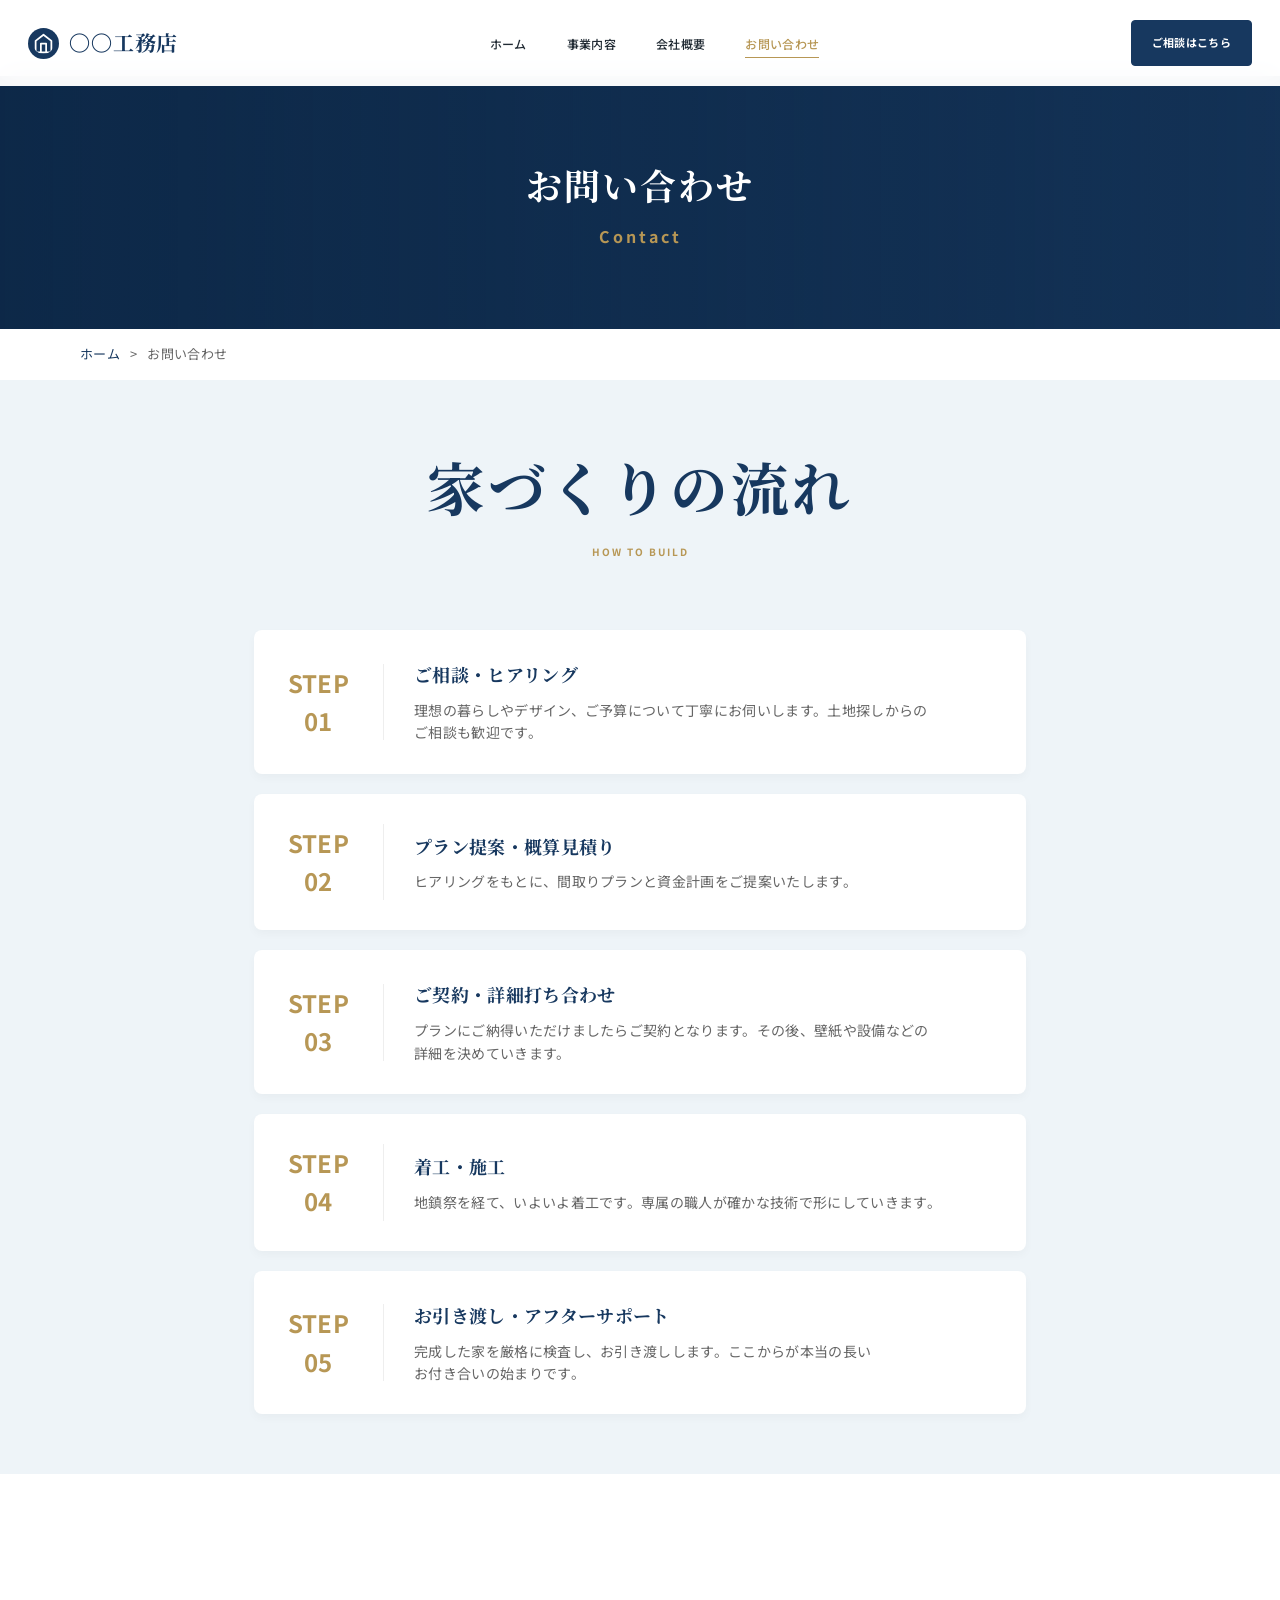
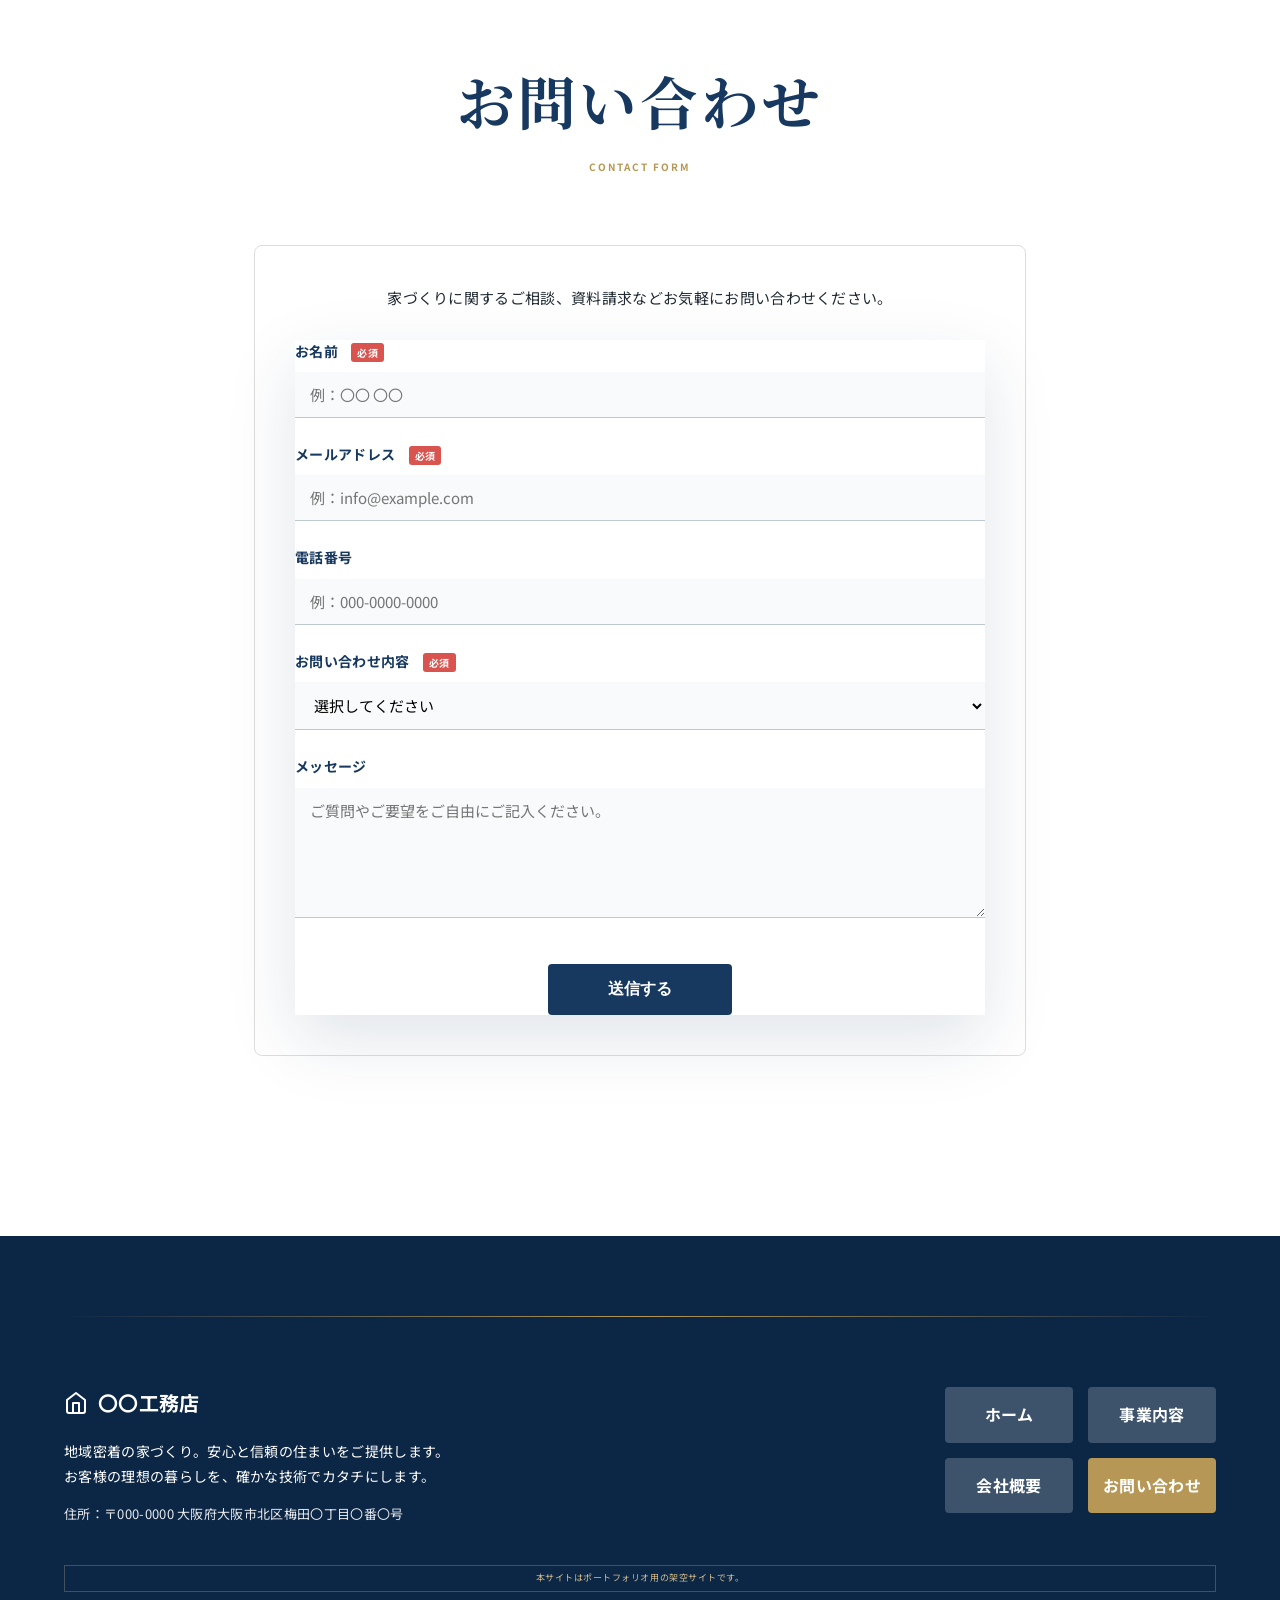
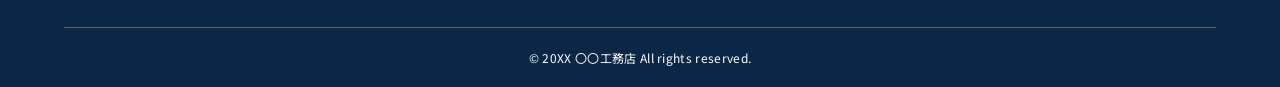
<file: contact.html>
<!DOCTYPE html>
<html lang="ja">
<head>
    <meta charset="UTF-8">
    <meta name="viewport" content="width=device-width, initial-scale=1.0">
    <meta name="description" content="注文住宅・リフォーム・住まいのご相談はこちら。">
    <title>〇〇工務店 | 確かな技術と信頼</title>
    <link rel="icon" href="favicon-home.svg" type="image/svg+xml">
    <link rel="stylesheet" href="style.css?v=phrase-wrap1">
    <link href="https://fonts.googleapis.com/css2?family=Noto+Sans+JP:wght@400;500;600;700&family=Noto+Serif+JP:wght@500;600;700&display=swap" rel="stylesheet">
<meta property="og:type" content="website"><meta property="og:title" content="お問い合わせ | 〇〇工務店"><meta property="og:description" content="確かな技術、透明な説明、長期保証。家族のこれからを支える地域密着の家づくり。"><meta property="og:url" content="https://pan1535ipad.github.io/shinrai-sample/contact.html"><meta property="og:image" content="https://pan1535ipad.github.io/shinrai-sample/assets/trust-hero.jpg"><meta name="twitter:card" content="summary_large_image"></head>
<body class="contact-page">

    <header class="header" id="header">
        <div class="header-inner">
            <div class="logo">
                <svg width="24" height="24" viewBox="0 0 24 24" fill="none" stroke="currentColor" stroke-width="2" stroke-linecap="round" stroke-linejoin="round"><path d="M3 9l9-7 9 7v11a2 2 0 0 1-2 2H5a2 2 0 0 1-2-2z"></path><polyline points="9 22 9 12 15 12 15 22"></polyline></svg>
                〇〇工務店
            </div>
            <nav class="nav" id="nav">
                <ul>
                    <li><a href="index.html" >ホーム</a></li>
                    <li><a href="business.html" >事業内容</a></li>
                    <li><a href="about.html" >会社概要</a></li>
                    <li><a href="contact.html" class="active">お問い合わせ</a></li>
                </ul>
            </nav>
            <a href="contact.html" class="btn-contact-header pc-only">ご相談はこちら</a>
            <button class="hamburger" id="hamburger">
                <span></span><span></span><span></span>
            </button>
        </div>
    </header>

    <div class="page-header js-fade-up">
        <div class="page-header-inner"><h1 class="phrase-heading"><span class="phrase-unit">お問い合わせ</span></h1><p>Contact</p></div>
    </div>
    <div class="breadcrumb js-fade-up">
        <ul><li><a href="index.html">ホーム</a></li><li>&gt;</li><li>お問い合わせ</li></ul>
    </div>

    <section class="flow-section js-fade-up">
        <div class="contact-container">
            <div class="section-title">
                <h2 class="phrase-heading"><span class="phrase-unit">家づくりの</span><wbr><span class="phrase-unit">流れ</span></h2>
                <p class="subtitle">How to Build</p>
            </div>
            <div class="flow-steps">
                <div class="flow-step">
                    <div class="step-num">STEP 01</div>
                    <div class="step-content">
                        <h3 class="phrase-heading"><span class="phrase-unit">ご相談・</span><wbr><span class="phrase-unit">ヒアリング</span></h3>
                        <p><span class="sp-line">理想の暮らしやデザイン、</span><span class="sp-line">ご予算について丁寧にお伺いします。</span><span class="sp-line">土地探しからのご相談も歓迎です。</span></p>
                    </div>
                </div>
                <div class="flow-step">
                    <div class="step-num">STEP 02</div>
                    <div class="step-content">
                        <h3 class="phrase-heading"><span class="phrase-unit">プラン提案・</span><wbr><span class="phrase-unit">概算見積り</span></h3>
                        <p><span class="sp-line">ヒアリングをもとに、</span><span class="sp-line">間取りプランと資金計画を</span><span class="sp-line">ご提案いたします。</span></p>
                    </div>
                </div>
                <div class="flow-step">
                    <div class="step-num">STEP 03</div>
                    <div class="step-content">
                        <h3 class="phrase-heading"><span class="phrase-unit">ご契約・</span><wbr><span class="phrase-unit">詳細</span><wbr><span class="phrase-unit">打ち合わせ</span></h3>
                        <p><span class="sp-line">プランにご納得いただけましたら</span><span class="sp-line">ご契約となります。</span><span class="sp-line">その後、壁紙や設備などの</span><span class="sp-line">詳細を決めていきます。</span></p>
                    </div>
                </div>
                <div class="flow-step">
                    <div class="step-num">STEP 04</div>
                    <div class="step-content">
                        <h3 class="phrase-heading"><span class="phrase-unit">着工・</span><wbr><span class="phrase-unit">施工</span></h3>
                        <p><span class="sp-line">地鎮祭を経て、いよいよ着工です。</span><span class="sp-line">専属の職人が確かな技術で形にしていきます。</span></p>
                    </div>
                </div>
                <div class="flow-step">
                    <div class="step-num">STEP 05</div>
                    <div class="step-content">
                        <h3 class="phrase-heading"><span class="phrase-unit">お引き渡し・</span><wbr><span class="phrase-unit">アフター</span><wbr><span class="phrase-unit">サポート</span></h3>
                        <p><span class="sp-line">完成した家を厳格に検査し、</span><span class="sp-line">お引き渡しします。</span><span class="sp-line">ここからが本当の</span><span class="sp-line">長いお付き合いの始まりです。</span></p>
                    </div>
                </div>
            </div>
        </div>
    </section>

    <section class="contact-section js-fade-up">
        <div class="contact-container">
            <div class="section-title">
                <h2 class="phrase-heading"><span class="phrase-unit">お問い合わせ</span></h2>
                <p class="subtitle">Contact Form</p>
            </div>
            <div class="contact-form-wrapper">
                <p class="form-lead"><span class="sp-line">家づくりに関するご相談、</span><span class="sp-line">資料請求などお気軽にお問い合わせください。</span></p>
                <form action="#" method="post" class="contact-form">
                    <div class="form-group">
                        <label>お名前 <span class="required">必須</span></label>
                        <input type="text" placeholder="例：〇〇 〇〇" required>
                    </div>
                    <div class="form-group">
                        <label>メールアドレス <span class="required">必須</span></label>
                        <input type="email" placeholder="例：info@example.com" required>
                    </div>
                    <div class="form-group">
                        <label>電話番号</label>
                        <input type="tel" placeholder="例：000-0000-0000">
                    </div>
                    <div class="form-group">
                        <label>お問い合わせ内容 <span class="required">必須</span></label>
                        <select required>
                            <option value="">選択してください</option>
                            <option value="consult">家づくりのご相談</option>
                            <option value="document">資料請求</option>
                            <option value="other">その他のお問い合わせ</option>
                        </select>
                    </div>
                    <div class="form-group">
                        <label>メッセージ</label>
                        <textarea rows="5" placeholder="ご質問やご要望をご自由にご記入ください。"></textarea>
                    </div>
                    <div class="form-submit">
                        <button type="submit" class="btn-submit">送信する</button>
                    </div>
                </form>
            </div>
        </div>
    </section>

    <footer class="footer">
        <div class="footer-inner js-fade-up">
            <div class="footer-left">
                <div class="footer-logo">
                    <svg width="24" height="24" viewBox="0 0 24 24" fill="none" stroke="currentColor" stroke-width="2" stroke-linecap="round" stroke-linejoin="round"><path d="M3 9l9-7 9 7v11a2 2 0 0 1-2 2H5a2 2 0 0 1-2-2z"></path><polyline points="9 22 9 12 15 12 15 22"></polyline></svg>
                    〇〇工務店
                </div>
                <p class="footer-desc">
                    地域密着の家づくり。安心と信頼の住まいをご提供します。<br>
                    お客様の理想の暮らしを、確かな技術でカタチにします。
                </p>
                <p class="footer-info">住所：〒000-0000 大阪府大阪市北区梅田〇丁目〇番〇号</p>
            </div>
            <div class="footer-right">
                <div class="footer-buttons">
                    <a href="index.html" class="btn-footer">ホーム</a>
                    <a href="business.html" class="btn-footer">事業内容</a>
                    <a href="about.html" class="btn-footer">会社概要</a>
                    <a href="contact.html" class="btn-footer gold">お問い合わせ</a>
                </div>
            </div>
        </div>
        <p class="portfolio-note">本サイトはポートフォリオ用の架空サイトです。</p>
        <div class="footer-bottom">
            <p>&copy; 20XX 〇〇工務店 All rights reserved.</p>
        </div>
    </footer>
<script src="script.js?v=phrase-wrap1"></script></body></html>
</file>
<file: style.css>
/* ===== 基本設定（共通） ===== */
:root {
    --color-navy: #1B365D;       
    --color-light-blue: #EAF2F8; 
    --color-footer-blue: #8AB4D4;
    --color-gold: #C0A062;       
    --color-text: #333333;       
    --color-gray: #666666;       
}

/* Meaning-based mobile line breaks */
@media(max-width:600px){.sp-line{display:block!important}p br{display:block!important}}
* { margin: 0; padding: 0; box-sizing: border-box; }
body { font-family: 'Noto Sans JP', sans-serif; color: var(--color-text); line-height: 1.6; background-color: #ffffff; overflow-x: hidden; }
body.is-fixed { overflow: hidden; }
img { max-width: 100%; height: auto; }

/* ===== ヘッダー＆フッター ===== */
.header { background-color: #ffffff; border-top: 4px solid var(--color-gold); position: fixed; width: 100%; top: 0; z-index: 100; transition: box-shadow 0.3s; }
.header.is-scrolled { box-shadow: 0 4px 15px rgba(0,0,0,0.08); }
.header-inner { display: flex; justify-content: space-between; align-items: center; max-width: 1200px; margin: 0 auto; padding: 15px 40px; }
.logo { display: flex; align-items: center; gap: 10px; font-size: 24px; font-weight: 700; color: var(--color-navy); z-index: 101; }
.nav ul { list-style: none; display: flex; gap: 35px; align-items: center; }
.nav a { text-decoration: none; color: var(--color-text); font-weight: 500; font-size: 15px; transition: color 0.3s; }
.nav a:hover, .nav a.active { color: var(--color-gold); }
.btn-contact-header { background-color: var(--color-gold); color: #ffffff; padding: 10px 30px; text-decoration: none; font-weight: 700; font-size: 14px; border-radius: 4px; transition: background-color 0.3s; }
.btn-contact-header:hover { background-color: #a88b52; }
.sp-only { display: none; }
.pc-only { display: block; }
.hamburger { display: none; background: none; border: none; cursor: pointer; width: 30px; height: 24px; position: relative; z-index: 101; }
.hamburger span { position: absolute; width: 100%; height: 2px; background-color: var(--color-navy); transition: all 0.3s; left: 0; }
.hamburger span:nth-child(1) { top: 0; }
.hamburger span:nth-child(2) { top: 11px; }
.hamburger span:nth-child(3) { bottom: 0; }
.hamburger.is-active span:nth-child(1) { transform: translateY(11px) rotate(45deg); }
.hamburger.is-active span:nth-child(2) { opacity: 0; }
.hamburger.is-active span:nth-child(3) { transform: translateY(-11px) rotate(-45deg); }

.footer { background-color: var(--color-footer-blue); padding: 60px 5% 20px; color: #ffffff; }
.footer-inner { display: flex; justify-content: space-between; flex-wrap: wrap; gap: 40px; max-width: 1200px; margin: 0 auto 40px; }
.footer-logo { display: flex; align-items: center; gap: 10px; font-size: 28px; font-weight: 700; margin-bottom: 20px; }
.footer-desc { font-size: 14px; margin-bottom: 15px; line-height: 1.8; }
.footer-info { font-size: 13px; opacity: 0.9; }
.footer-buttons { display: grid; grid-template-columns: 1fr 1fr; gap: 15px; max-width: 500px; }
.btn-footer { background-color: rgba(255, 255, 255, 0.2); color: #ffffff; text-align: center; padding: 15px; text-decoration: none; font-weight: 700; border-radius: 4px; transition: background-color 0.3s; }
.btn-footer:hover { background-color: rgba(255, 255, 255, 0.4); }
.btn-footer.gold { background-color: var(--color-gold); }
.btn-footer.gold:hover { background-color: #a88b52; }
.footer-bottom { text-align: center; border-top: 1px solid rgba(255,255,255,0.3); padding-top: 20px; font-size: 12px; }

/* フェードアニメーション（共通） */
.js-fade-up { opacity: 0; transform: translateY(40px); transition: opacity 0.8s ease-out, transform 0.8s ease-out; }
.js-fade-up.is-active { opacity: 1; transform: translateY(0); }
.section-title { text-align: center; margin-bottom: 60px; }
.section-title h2 { font-size: 32px; color: var(--color-navy); margin-bottom: 5px; }
.section-title .gold-text { color: var(--color-gold); }
.section-title .subtitle { color: var(--color-navy); font-size: 16px; font-weight: 700; letter-spacing: 0.1em; }
.line-title { display: flex; align-items: center; justify-content: center; gap: 20px; }
.line-title::before, .line-title::after { content: ""; width: 60px; height: 1px; background-color: #cccccc; }

/* 下層ページ共通ヘッダー */
.page-header { margin-top: 76px; background-color: var(--color-navy); color: #ffffff; text-align: center; padding: 80px 20px; background-image: linear-gradient(rgba(27, 54, 93, 0.9), rgba(27, 54, 93, 0.9)), url('https://images.unsplash.com/photo-1600596542815-ffad4c1539a9?ixlib=rb-4.0.3&auto=format&fit=crop&w=1920&q=80'); background-size: cover; background-position: center; }
.page-header h1 { font-size: 36px; margin-bottom: 10px; letter-spacing: 2px; }
.page-header p { font-size: 16px; color: var(--color-gold); letter-spacing: 3px; font-weight: 700; }
.breadcrumb { max-width: 1200px; margin: 0 auto; padding: 15px 40px; font-size: 13px; color: var(--color-gray); }
.breadcrumb ul { list-style: none; display: flex; gap: 10px; }
.breadcrumb a { color: var(--color-navy); text-decoration: none; }
.breadcrumb a:hover { text-decoration: underline; }

/* ===== トップページ ===== */
.hero { margin-top: 76px; background-image: url('https://images.unsplash.com/photo-1600596542815-ffad4c1539a9?ixlib=rb-4.0.3&auto=format&fit=crop&w=1920&q=80'); background-size: cover; background-position: center; padding: 120px 5%; min-height: 600px; display: flex; align-items: center; }
.hero-content { background-color: rgba(27, 54, 93, 0.9); padding: 50px; color: #ffffff; max-width: 600px; border-radius: 4px; backdrop-filter: blur(4px); }
.hero-content h1 { font-size: 36px; margin-bottom: 25px; line-height: 1.4; }
.hero-content p { margin-bottom: 35px; font-size: 15px; line-height: 1.8; opacity: 0.9; }
.hero-buttons { display: flex; gap: 20px; }
.btn-gold { border: 2px solid var(--color-gold); background-color: var(--color-gold); color: #ffffff; padding: 14px 40px; text-decoration: none; font-weight: 700; border-radius: 4px; transition: all 0.3s; }
.btn-gold:hover { background-color: transparent; color: var(--color-gold); }

.features { background-color: var(--color-light-blue); padding: 90px 5%; }
.feature-cards { display: flex; justify-content: center; gap: 25px; flex-wrap: wrap; max-width: 1200px; margin: 0 auto; }
.card { background-color: #ffffff; border: 1px solid #e0e0e0; border-radius: 8px; padding: 40px 25px; text-align: center; width: 220px; box-shadow: 0 4px 15px rgba(0,0,0,0.03); transition: transform 0.3s, box-shadow 0.3s; }
.card:hover { transform: translateY(-5px); box-shadow: 0 10px 25px rgba(0,0,0,0.08); }
.card .icon { color: var(--color-gold); margin-bottom: 20px; }
.card h3 { font-size: 17px; margin-bottom: 15px; color: var(--color-navy); }
.card p { font-size: 13px; color: var(--color-gray); }

.nexus-features { background-color: #ffffff; padding: 90px 5%; }
.infographic-container { position: relative; max-width: 1000px; height: 500px; margin: 0 auto; }
.connecting-lines { position: absolute; top: 0; left: 0; width: 100%; height: 100%; z-index: 0; pointer-events: none; }

.info-center { position: absolute; top: calc(50% - 125px); left: calc(50% - 125px); width: 250px; height: 250px; border-radius: 50%; overflow: visible; border: 5px solid var(--color-light-blue); box-shadow: 0 10px 30px rgba(0,0,0,0.1); z-index: 2; background: #fff; }
.info-center img { width: 100%; height: 100%; object-fit: cover; border-radius: 50%; }
.center-badge {
    position: absolute; background: rgba(27, 54, 93, 0.9); color: #fff;
    padding: 6px 12px; font-size: 11px; border-radius: 20px;
    box-shadow: 0 4px 10px rgba(0,0,0,0.2); white-space: nowrap; z-index: 4;
    border: 1px solid var(--color-gold);
}
.center-badge span { color: var(--color-gold); font-weight: 700; margin-right: 4px; }
.badge-1 { top: -10px; left: -30px; }
.badge-2 { bottom: 10px; right: -30px; }

.info-box { position: absolute; width: 240px; background: rgba(255, 255, 255, 0.9); padding: 20px; border: 1px solid var(--color-footer-blue); border-radius: 8px; box-shadow: 0 4px 15px rgba(0,0,0,0.05); z-index: 2; }
.info-box h4 { font-size: 16px; color: var(--color-navy); margin-bottom: 8px; display: flex; align-items: center; gap: 8px; }
.info-box h4::before { content: ""; display: inline-block; width: 8px; height: 8px; background-color: var(--color-gold); border-radius: 50%; }
.info-box p { font-size: 13px; color: var(--color-gray); }
.info-box.left { left: 0; }
.info-box.right { right: 0; }
.info-box.top { top: 50px; }
.info-box.bottom { bottom: 50px; }

.nexus-voices { background-color: var(--color-light-blue); padding: 90px 5%; }
.network-container { position: relative; max-width: 1000px; height: 750px; margin: 0 auto; }
.network-lines { position: absolute; top: 0; left: 0; width: 100%; height: 100%; z-index: 0; pointer-events: none; overflow: visible;}
.network-center { position: absolute; top: calc(50% - 60px); left: calc(50% - 60px); z-index: 2; }

.circle { 
    width: 120px; height: 120px; 
    background-color: #ffffff; 
    border: 3px solid var(--color-gold); 
    border-radius: 50%; 
    display: flex; align-items: center; justify-content: center; 
    font-size: 24px; font-weight: 700; color: var(--color-navy); 
    box-shadow: 0 0 20px rgba(192, 160, 98, 0.3);
    line-height: 1; letter-spacing: 0;
    position: relative;
}
.circle::after {
    content: ''; 
    position: absolute; 
    top: -12px; left: -12px; right: -12px; bottom: -12px;
    border: 1px dashed var(--color-gold); 
    border-radius: 50%; 
    z-index: -1; 
    animation: rotateCircle 20s linear infinite;
}
@keyframes rotateCircle { 
    100% { transform: rotate(360deg); } 
}

.network-card { position: absolute; width: 240px; background: #ffffff; padding: 15px; border-radius: 4px; border-left: 4px solid var(--color-navy); box-shadow: 0 4px 10px rgba(0,0,0,0.05); z-index: 2; display: flex; flex-direction: column; gap: 10px; }
.network-card .face-icon { width: 40px; height: 40px; background: var(--color-light-blue); border-radius: 50%; display: flex; align-items: center; justify-content: center; font-size: 20px; border: 1px solid #ddd; z-index: 3; }
.network-card p { font-size: 12px; color: var(--color-text); line-height: 1.6; }
.n-1 { top: 80px; left: 2%; } .n-2 { top: 30px; right: 18%; } .n-3 { top: 280px; left: 6%; } .n-4 { top: 200px; right: 2%; } .n-5 { bottom: 80px; left: 12%; } .n-6 { bottom: 220px; right: 4%; } .n-7 { bottom: 30px; right: 35%; } .n-8 { top: -15px; left: 35%; }

/* ===== 施工事例（Works） ＆ 事業内容 ===== */
.works-section { padding: 40px 5% 100px; }
.works-container { max-width: 1200px; margin: 0 auto; }
.filter-tabs { display: flex; justify-content: center; gap: 15px; margin-bottom: 50px; flex-wrap: wrap; }
.filter-btn { background-color: #ffffff; border: 1px solid #dddddd; color: var(--color-text); padding: 10px 25px; font-size: 15px; cursor: pointer; border-radius: 30px; transition: all 0.3s ease; font-weight: 500; }
.filter-btn:hover { border-color: var(--color-gold); color: var(--color-gold); }
.filter-btn.active { background-color: var(--color-navy); border-color: var(--color-navy); color: #ffffff; }
.works-grid { display: grid; grid-template-columns: repeat(auto-fill, minmax(350px, 1fr)); gap: 30px; }
.work-item { background-color: #ffffff; border-radius: 8px; overflow: hidden; box-shadow: 0 4px 15px rgba(0,0,0,0.05); transition: transform 0.3s ease, box-shadow 0.3s ease; cursor: pointer; }
.work-item:hover { transform: translateY(-10px); box-shadow: 0 15px 30px rgba(0,0,0,0.1); }
.work-item.hide { display: none; }
.work-img-wrapper { position: relative; width: 100%; height: 250px; overflow: hidden; }
.work-img-wrapper img { width: 100%; height: 100%; object-fit: cover; transition: transform 0.5s ease; }
.work-item:hover .work-img-wrapper img { transform: scale(1.1); }
.work-overlay { position: absolute; top: 0; left: 0; width: 100%; height: 100%; background-color: rgba(27, 54, 93, 0.7); display: flex; flex-direction: column; align-items: center; justify-content: center; opacity: 0; transition: opacity 0.3s ease; }
.work-item:hover .work-overlay { opacity: 1; }
.work-category { background-color: var(--color-gold); color: #ffffff; padding: 5px 15px; font-size: 12px; font-weight: 700; border-radius: 20px; margin-bottom: 10px; transform: translateY(20px); transition: transform 0.3s ease; }
.work-view { color: #ffffff; font-size: 14px; font-weight: 700; letter-spacing: 1px; border-bottom: 1px solid #ffffff; padding-bottom: 2px; transform: translateY(20px); transition: transform 0.3s ease 0.1s; }
.work-item:hover .work-category, .work-item:hover .work-view { transform: translateY(0); }
.work-info { padding: 25px 20px; }
.work-info h3 { font-size: 18px; color: var(--color-navy); margin-bottom: 8px; line-height: 1.4; }
.work-info p { font-size: 13px; color: var(--color-gray); }

/* モーダルウィンドウ */
.modal {
    display: none; position: fixed; top: 0; left: 0; width: 100%; height: 100%;
    background-color: rgba(0, 0, 0, 0.7); z-index: 1000;
    align-items: center; justify-content: center; padding: 20px;
}
.modal.is-active { display: flex; }
.modal-content {
    background: #fff; max-width: 700px; width: 100%; border-radius: 8px;
    overflow: hidden; position: relative; box-shadow: 0 10px 30px rgba(0,0,0,0.3);
    animation: modalFadeIn 0.3s ease;
}
@keyframes modalFadeIn {
    from { opacity: 0; transform: translateY(-20px); }
    to { opacity: 1; transform: translateY(0); }
}
.modal-close {
    position: absolute; top: 15px; right: 15px; background: rgba(0,0,0,0.5);
    color: #fff; border: none; width: 35px; height: 35px; border-radius: 50%;
    font-size: 22px; cursor: pointer; display: flex; align-items: center; justify-content: center;
    z-index: 10; transition: background 0.3s;
}
.modal-close:hover { background: var(--color-gold); }
.modal-img { width: 100%; height: 320px; overflow: hidden; }
.modal-img img { width: 100%; height: 100%; object-fit: cover; }
.modal-text { padding: 30px; }
.modal-client { display: inline-block; background: var(--color-light-blue); color: var(--color-navy); padding: 4px 12px; font-size: 12px; font-weight: 700; border-radius: 4px; margin-bottom: 10px; }
.modal-text h2 { font-size: 24px; color: var(--color-navy); margin-bottom: 15px; }
.modal-text p { font-size: 14px; color: var(--color-gray); line-height: 1.8; }

/* ===== 会社概要（About） ===== */
.about-container { max-width: 1000px; margin: 0 auto; padding: 60px 5%; }
.about-message { background-color: #ffffff; }
.message-content { display: flex; gap: 50px; align-items: center; }
.message-text { flex: 1; }
.message-text h2 { font-size: 28px; margin-bottom: 20px; color: var(--color-gold); }
.message-text p { font-size: 15px; color: var(--color-text); line-height: 1.8; margin-bottom: 20px; }
.ceo-name { text-align: right; font-size: 16px; margin-top: 30px; }
.ceo-name strong { font-size: 20px; color: var(--color-navy); margin-left: 10px; }
.message-img { flex: 1; border-radius: 8px; overflow: hidden; box-shadow: 0 10px 30px rgba(0,0,0,0.1); }

.about-timeline { background-color: var(--color-light-blue); }
.timeline { list-style: none; position: relative; padding-left: 30px; border-left: 2px solid var(--color-gold); margin-left: 20px; }
.timeline li { margin-bottom: 40px; position: relative; }
.timeline li::before { content: ""; position: absolute; left: -37px; top: 0; width: 12px; height: 12px; background-color: #fff; border: 2px solid var(--color-gold); border-radius: 50%; }
.timeline-date { font-weight: 700; color: var(--color-gold); margin-bottom: 5px; font-size: 14px; letter-spacing: 1px; }
.timeline-content { background: #fff; padding: 20px; border-radius: 8px; box-shadow: 0 4px 10px rgba(0,0,0,0.03); }
.timeline-content h3 { color: var(--color-navy); font-size: 18px; margin-bottom: 10px; }
.timeline-content p { font-size: 14px; color: var(--color-gray); }

.about-company { background-color: #ffffff; }
.company-table { width: 100%; border-collapse: collapse; background: #fff; border-top: 2px solid var(--color-navy); }
.company-table th, .company-table td { padding: 20px; border-bottom: 1px solid #eee; text-align: left; font-size: 15px; }
.company-table th { width: 25%; background-color: #f9f9f9; font-weight: 700; color: var(--color-navy); }
.company-table td { color: var(--color-text); }

/* ===== 家づくりの流れ・お問い合わせ（Contact） ===== */
.contact-container { max-width: 900px; margin: 0 auto; padding: 60px 5%; }
.flow-section { background-color: var(--color-light-blue); }
.flow-steps { display: flex; flex-direction: column; gap: 20px; }
.flow-step { display: flex; background: #fff; border-radius: 8px; padding: 30px; box-shadow: 0 4px 10px rgba(0,0,0,0.03); align-items: center; gap: 30px; }
.step-num { font-size: 24px; font-weight: 700; color: var(--color-gold); flex-shrink: 0; width: 100px; text-align: center; border-right: 1px solid #eee; padding-right: 30px; }
.step-content h3 { color: var(--color-navy); font-size: 18px; margin-bottom: 10px; }
.step-content p { font-size: 14px; color: var(--color-gray); }

.contact-section { background-color: #ffffff; }
.contact-form-wrapper { background: #fff; padding: 40px; border: 1px solid #ddd; border-radius: 8px; }
.form-lead { text-align: center; margin-bottom: 30px; font-size: 15px; }
.form-group { margin-bottom: 25px; }
.form-group label { display: block; font-weight: 700; color: var(--color-navy); margin-bottom: 10px; font-size: 14px; }
.required { background: #d9534f; color: #fff; font-size: 10px; padding: 2px 6px; border-radius: 3px; margin-left: 10px; vertical-align: middle; }
.form-group input, .form-group select, .form-group textarea { width: 100%; padding: 12px 15px; border: 1px solid #ccc; border-radius: 4px; font-size: 15px; font-family: inherit; transition: border-color 0.3s; }
.form-group input:focus, .form-group select:focus, .form-group textarea:focus { outline: none; border-color: var(--color-gold); box-shadow: 0 0 5px rgba(192, 160, 98, 0.3); }
.form-submit { text-align: center; margin-top: 40px; }
.btn-submit { background-color: var(--color-navy); color: #fff; border: none; padding: 15px 60px; font-size: 16px; font-weight: 700; border-radius: 4px; cursor: pointer; transition: background-color 0.3s; }
.btn-submit:hover { background-color: var(--color-gold); }


/* ===== スマホ対応 ===== */
@media screen and (max-width: 768px) {
    .header-inner { padding: 15px 20px; }
    .pc-only { display: none; }
    .sp-only { display: block; margin-top: 20px; }
    .hamburger { display: block; }
    /* ここを修正：display: flex; を追加 */
    .nav { position: fixed; top: 0; left: 0; width: 100%; height: 100vh; background-color: rgba(255, 255, 255, 0.98); display: flex; flex-direction: column; justify-content: center; align-items: center; opacity: 0; visibility: hidden; transition: all 0.4s ease; z-index: 100; }
    .nav.is-active { opacity: 1; visibility: visible; }
    .nav ul { flex-direction: column; text-align: center; gap: 25px; display: flex;}
    .nav a { font-size: 18px; }
    .hero { padding: 60px 20px; min-height: 500px; margin-top: 64px;}
    .hero-content { padding: 30px 20px; }
    .hero-content h1 { font-size: 26px; }
    .hero-buttons { flex-direction: column; }
    .btn-gold { text-align: center; }
    .footer-buttons { grid-template-columns: 1fr; }
    
    .pc-only-svg { display: none; }
    .infographic-container { height: auto; display: flex; flex-direction: column; align-items: center; gap: 20px; }
    .info-center { position: static; transform: none; width: 200px; height: 200px; }
    .info-box { position: static; width: 100%; }
    .network-container { height: auto; display: flex; flex-direction: column; align-items: center; gap: 20px; }
    .network-center { position: static; transform: none; margin-bottom: 20px; }
    .network-card { position: static; width: 100%; transform: none; }
    
    .page-header { padding: 60px 20px; margin-top: 64px; }
    .breadcrumb { padding: 15px 20px; }
    .filter-tabs { gap: 10px; }
    .filter-btn { padding: 8px 15px; font-size: 13px; }
    .works-grid { grid-template-columns: 1fr; gap: 20px; }
    
    /* 事業案内用のスマホ対応 */
    .service-item, .service-item.reverse { flex-direction: column !important; gap: 20px !important; }
    
    .message-content { flex-direction: column; gap: 30px; }
    .company-table th, .company-table td { display: block; width: 100%; border-bottom: none; }
    .company-table tr { border-bottom: 1px solid #eee; display: block; padding-bottom: 10px; }
    .company-table th { padding-bottom: 5px; }
    .company-table td { padding-top: 0; }
    
    .flow-step { flex-direction: column; align-items: flex-start; gap: 15px; padding: 20px; }
    .step-num { border-right: none; border-bottom: 2px solid var(--color-gold); padding-right: 0; padding-bottom: 10px; width: 100%; text-align: left; }
    .contact-form-wrapper { padding: 20px; }
}


/* =========================================
   ChatGPT refinement layer
   Original Gemini styles are preserved above.
   ========================================= */
:root{--color-navy:#17385f;--color-navy-deep:#0c2746;--color-light-blue:#eef4f8;--color-footer-blue:#749fc0;--color-gold:#b79755;--color-gold-light:#d5bd8b;--color-text:#202a33;--shadow:0 24px 65px rgba(23,56,95,.13)}
body{font-family:"Noto Sans JP",sans-serif;letter-spacing:.02em}h1,h2,h3,.logo{font-family:"Noto Serif JP",serif}body:before{content:"";position:fixed;z-index:1000;left:0;top:0;width:var(--progress,0);height:3px;background:var(--color-gold)}
.header{border-top:0;height:86px;background:rgba(255,255,255,.96);backdrop-filter:blur(14px);box-shadow:0 1px 0 rgba(23,56,95,.08)}.header.is-scrolled{height:72px;box-shadow:0 12px 35px rgba(23,56,95,.11)}.header-inner{height:100%;max-width:1280px;padding:0 28px}.logo{color:var(--color-navy);font-size:21px;letter-spacing:.04em}.logo svg{width:31px;height:31px;padding:5px;color:#fff;background:var(--color-navy);border-radius:50%}.nav ul{gap:8px}.nav a{position:relative;padding:13px 16px;font-size:12px}.nav a:not(.active):after,.nav a.active:after{content:"";position:absolute;left:16px;right:16px;bottom:7px;height:1px;background:var(--color-gold);transform:scaleX(0);transition:.3s}.nav a:hover:after,.nav a.active:after{transform:scaleX(1)}.btn-contact-header{padding:13px 20px!important;color:#fff!important;background:var(--color-navy)!important;border:1px solid var(--color-navy);font-size:11px!important;transition:.3s}.btn-contact-header:hover{color:var(--color-navy)!important;background:#fff!important}
.hero{min-height:720px;height:calc(100svh - 20px);margin-top:0!important;padding:150px max(28px,calc((100% - 1280px)/2)) 80px!important;background-image:url("assets/trust-hero.jpg")!important;background-size:cover!important;background-position:center!important;position:relative;display:flex;align-items:center}.hero:before{content:"";position:absolute;inset:0;background:linear-gradient(90deg,rgba(12,39,70,.9) 0,rgba(12,39,70,.68) 38%,rgba(12,39,70,.08) 70%)}.hero-content{position:relative;z-index:1;max-width:650px;padding:0!important;background:none!important;backdrop-filter:none!important}.hero-content:before{content:"NEXUS TRUST / CUSTOM HOME";display:block;margin-bottom:24px;color:var(--color-gold-light);font-size:10px;font-weight:700;letter-spacing:.22em}.hero-content h1{font-size:clamp(3.2rem,6vw,5.7rem)!important;line-height:1.35!important;letter-spacing:.015em}.hero-content p{max-width:530px;font-size:.9rem!important;line-height:2!important;letter-spacing:.06em}.hero-buttons{margin-top:36px}.btn-gold{min-width:190px;padding:16px 22px!important;border:1px solid var(--color-gold-light)!important;background:var(--color-gold)!important;text-align:center;font-size:12px;transition:.3s}.btn-gold:nth-child(2){background:transparent!important}.btn-gold:hover{transform:translateY(-4px);box-shadow:0 12px 30px rgba(0,0,0,.18)}
.service-gateway{padding:130px max(28px,calc((100% - 1280px)/2));background:#fff}.gateway-heading{display:grid;grid-template-columns:.45fr 1fr .8fr;gap:55px;align-items:end;margin-bottom:65px}.gateway-heading>p{margin:0;color:var(--color-gold);font-size:10px;font-weight:700;letter-spacing:.2em}.gateway-heading h2{margin:0;color:var(--color-navy);font-size:clamp(2.5rem,4.5vw,4.2rem);line-height:1.5}.gateway-heading>span{color:var(--color-gray);font-size:13px}.gateway-grid{display:grid;grid-template-columns:repeat(3,1fr);border-top:1px solid #d8dee3;border-bottom:1px solid #d8dee3}.gateway-card{position:relative;min-height:350px;padding:40px 35px;border-right:1px solid #d8dee3;color:var(--color-text);transition:.4s}.gateway-card:last-child{border:0}.gateway-card>b{color:#bfc7ce;font-size:12px}.gateway-card small{display:block;margin-top:45px;color:var(--color-gold);font-size:9px;font-weight:700;letter-spacing:.16em}.gateway-card h3{margin:12px 0 17px;color:var(--color-navy);font-size:23px}.gateway-card p{color:var(--color-gray);font-size:12px}.gateway-card i{position:absolute;right:30px;bottom:28px;width:44px;height:44px;display:grid;place-items:center;border:1px solid #cdd4da;border-radius:50%;font-style:normal}.gateway-card:hover{color:#fff;background:var(--color-navy);transform:translateY(-8px);box-shadow:var(--shadow)}.gateway-card:hover h3,.gateway-card:hover p,.gateway-card:hover small{color:#fff}.gateway-card:hover i{color:var(--color-navy);background:var(--color-gold-light);border-color:var(--color-gold-light)}
.features{padding:130px 5%!important;background:linear-gradient(135deg,#edf3f7,#f8fafb)}.section-title{margin-bottom:70px!important}.section-title h2{font-size:clamp(2.3rem,4.5vw,4rem)!important;letter-spacing:.05em}.section-title .subtitle{margin-top:12px!important;color:var(--color-gold)!important;font-size:10px!important;font-weight:700;letter-spacing:.2em;text-transform:uppercase}.feature-cards{max-width:1280px!important;gap:0!important;border-top:1px solid #ccd7df;border-left:1px solid #ccd7df}.card{min-height:290px;padding:38px 27px!important;border:0!important;border-right:1px solid #ccd7df!important;border-bottom:1px solid #ccd7df!important;border-radius:0!important;box-shadow:none!important;background:rgba(255,255,255,.7)!important;transition:.35s!important}.card .icon{width:62px;height:62px;display:grid;place-items:center;border-radius:50%;color:#fff;background:var(--color-navy)}.card h3{margin-top:40px!important;color:var(--color-navy);font-size:18px!important}.card p{font-size:11px!important;line-height:1.9!important}.card:hover{transform:translateY(-7px)!important;background:#fff!important;box-shadow:var(--shadow)!important}.nexus-features{padding:130px 5%!important;background:#fff}.infographic-container{max-width:1180px!important}.info-box{padding:30px!important;border:1px solid #d9e0e5!important;border-radius:0!important;background:#fff!important;box-shadow:0 12px 40px rgba(23,56,95,.07)!important}.info-box h4{font-family:"Noto Serif JP";color:var(--color-navy)!important}.info-center img{filter:saturate(.75);box-shadow:0 22px 60px rgba(23,56,95,.16)}.center-badge{border-radius:0!important;background:rgba(23,56,95,.94)!important}.nexus-voices{padding:130px 5%!important;background:linear-gradient(120deg,var(--color-navy-deep),var(--color-navy))!important}.nexus-voices .section-title h2{color:#fff!important}.network-container{max-width:1180px!important}.network-center .circle{border:1px solid var(--color-gold-light)!important;color:var(--color-navy)!important;background:var(--color-gold-light)!important;box-shadow:0 0 0 18px rgba(213,189,139,.09)!important}.network-card{border:1px solid rgba(255,255,255,.14)!important;border-radius:0!important;color:#fff!important;background:rgba(255,255,255,.08)!important;backdrop-filter:blur(8px)}.network-card p{font-size:11px!important}.face-icon{filter:grayscale(1);opacity:.8}
.page-header{background-image:linear-gradient(90deg,rgba(12,39,70,.92),rgba(12,39,70,.4)),url("assets/trust-hero.jpg")!important;background-position:center!important;background-size:cover!important}.business-intro,.about-message,.about-company,.contact-section{padding-top:120px!important;padding-bottom:120px!important}.service-item{border-radius:0!important;overflow:hidden;box-shadow:var(--shadow)!important}.service-item img{border-radius:0!important;transition:transform .7s}.service-item:hover img{transform:scale(1.04)}.works-card{border-radius:0!important;overflow:hidden;box-shadow:none!important}.works-card:hover{box-shadow:var(--shadow)!important}.about-message img{border-radius:0!important;box-shadow:var(--shadow)!important}.timeline-content{border-radius:0!important;box-shadow:0 10px 35px rgba(23,56,95,.08)!important}.company-table{border-radius:0!important;overflow:hidden;box-shadow:var(--shadow)!important}.contact-form{border-radius:0!important;box-shadow:var(--shadow)!important}.form-group input,.form-group select,.form-group textarea{border:0!important;border-bottom:1px solid #bdc9d2!important;border-radius:0!important;background:#f8fafb!important}.form-group input:focus,.form-group select:focus,.form-group textarea:focus{border-color:var(--color-gold)!important;box-shadow:0 3px 0 rgba(183,151,85,.15)!important}
.footer{padding-top:80px!important;background:var(--color-navy-deep)!important}.footer:before{content:"";display:block;height:1px;margin-bottom:70px;background:linear-gradient(90deg,transparent,var(--color-gold),transparent)}.footer-logo{font-size:20px}.portfolio-note{max-width:1200px;margin:28px auto 0;padding:5px 12px;border:1px solid rgba(213,189,139,.28);color:var(--color-gold-light);font-size:9px;text-align:center;letter-spacing:.06em}.footer-bottom{margin-top:35px!important}
.js-fade-up{transform:translateY(30px)}
@media(max-width:900px){.header{height:72px}.header-inner{padding:0 20px}.nav{top:72px!important;background:#fff!important}.hero{min-height:700px;height:100svh;padding:120px 24px 70px!important;background-position:61% center!important}.hero:before{background:linear-gradient(90deg,rgba(12,39,70,.9),rgba(12,39,70,.42))}.hero-content{max-width:580px}.hero-content h1{font-size:clamp(2.8rem,10vw,4.7rem)!important}.service-gateway{padding:90px 25px}.gateway-heading{grid-template-columns:1fr;gap:18px}.gateway-grid{grid-template-columns:1fr}.gateway-card{min-height:auto;padding:30px 25px 75px;border-right:0;border-bottom:1px solid #d8dee3}.gateway-card small{margin-top:22px}.feature-cards{grid-template-columns:repeat(2,1fr)!important}.nexus-voices{padding-bottom:90px!important}.network-container{height:auto!important;display:grid!important;grid-template-columns:1fr 1fr!important;gap:12px!important}.network-center,.network-lines{display:none!important}.network-card{position:static!important;width:auto!important;transform:none!important;padding:25px!important}.page-header{background-position:64% center!important}}
@media(max-width:560px){.hero{background-position:66% center!important}.hero-content h1{font-size:2.65rem!important}.hero-content p br{display:none}.hero-buttons{flex-direction:column}.btn-gold{width:100%}.gateway-heading h2{font-size:2.45rem}.feature-cards{grid-template-columns:1fr!important}.card{min-height:auto}.network-container{grid-template-columns:1fr!important}.nexus-features{padding-left:20px!important;padding-right:20px!important}.info-box{position:static!important;width:auto!important;margin-bottom:12px!important}.infographic-container{height:auto!important;display:flex!important;flex-direction:column}.info-center{position:static!important;transform:none!important;order:-1;margin-bottom:22px}.info-center img{width:100%!important}.center-badge{display:none!important}.pc-only-svg{display:none!important}.business-intro,.about-message,.about-company,.contact-section{padding:80px 20px!important}.page-header{min-height:330px!important}.contact-form{padding:30px 18px!important}}
@media(prefers-reduced-motion:reduce){.js-fade-up{opacity:1!important;transform:none!important;transition:none!important}}


/* Shared finishing details */
.js-fade-up.is-visible,.js-fade-up.active{opacity:1;transform:none}
.trust-404{min-height:100vh;padding:140px 25px 80px;display:grid;place-items:center;text-align:center;color:#fff;background:linear-gradient(90deg,rgba(12,39,70,.92),rgba(12,39,70,.4)),url("assets/trust-hero.jpg") 62% center/cover}
.trust-404>div{max-width:760px}.trust-404 small{color:var(--color-gold-light);font-size:10px;font-weight:700;letter-spacing:.22em}.trust-404 strong{display:block;color:rgba(255,255,255,.13);font-family:"Noto Serif JP";font-size:clamp(9rem,26vw,18rem);line-height:.85}.trust-404 h1{margin:25px 0;font-size:clamp(2rem,4vw,3.5rem);line-height:1.55}.trust-404 p{color:rgba(255,255,255,.72);font-size:12px}.trust-404 a{display:inline-block;margin-top:30px;padding:16px 28px;color:var(--color-navy-deep);background:var(--color-gold-light);font-size:12px;font-weight:700}
@media(max-width:560px){.trust-404{background-position:68% center}.trust-404 strong{font-size:9rem}}


/* Improve customer voice card contrast */
.nexus-voices .network-card {
  color: var(--color-navy-deep) !important;
  background: rgba(255,255,255,.96) !important;
  border: 1px solid rgba(213,189,139,.75) !important;
  box-shadow: 0 14px 36px rgba(4,20,38,.22) !important;
}

.nexus-voices .network-card p {
  color: var(--color-navy-deep) !important;
  font-weight: 500;
  line-height: 1.8 !important;
}

.nexus-voices .network-card .face-icon {
  color: var(--color-navy) !important;
  background: var(--color-light-blue) !important;
  opacity: 1;
  filter: none;
}

.nexus-voices .network-card:hover {
  transform: translateY(-5px) !important;
  border-color: var(--color-gold-light) !important;
  box-shadow: 0 20px 45px rgba(4,20,38,.3) !important;
}

@media (max-width: 900px) {
  .nexus-voices .network-card {
    min-height: 135px;
  }
}


/* Japanese responsive typography */
h1,h2,h3{text-wrap:balance;line-break:strict}p,li,dt,dd,figcaption{text-wrap:pretty;line-break:strict}@supports (word-break:auto-phrase){h1,h2,h3,p,li,dt,dd,figcaption{word-break:auto-phrase}}.sp-line{display:inline}@media(max-width:768px){.sp-line{display:block}}


/* Distinct subpage imagery */
.about-page .page-header{background-image:linear-gradient(90deg,rgba(12,39,70,.92),rgba(12,39,70,.4)),url("https://images.unsplash.com/photo-1487958449943-2429e8be8625?auto=format&fit=crop&w=1920&q=82")!important}
.business-page .page-header{background-image:linear-gradient(90deg,rgba(12,39,70,.92),rgba(12,39,70,.4)),url("https://images.unsplash.com/photo-1504307651254-35680f356dfd?auto=format&fit=crop&w=1920&q=82")!important}
.contact-page .page-header{background-image:linear-gradient(90deg,rgba(12,39,70,.92),rgba(12,39,70,.4)),url("https://images.unsplash.com/photo-1497366754035-f200968a6e72?auto=format&fit=crop&w=1920&q=82")!important}

/* Mobile Japanese line-break refinement 2026-09-15 */
@media(max-width:600px){
  h1,h2,h3{text-wrap:balance;line-break:strict;overflow-wrap:normal}
  p,li,dd{line-break:strict;overflow-wrap:anywhere}
  p br{display:none}
  h1 br,h2 br,h3 br{display:block}
  .hero h1,.page-hero h1{font-size:clamp(2.35rem,11vw,3.15rem);line-height:1.4}
  .hero p,.lead-text,.section-description{max-width:34rem}
}

@media(max-width:600px){.sp-line{display:block!important}p br{display:block!important}}
/* Mobile rule: keep industry terms and compound nouns on one line. */
@media(max-width:600px){.term-keep{display:inline-block;white-space:nowrap;max-width:100%}}


/* Shared Japanese line-breaking rules: preserve phrases without wasting width. */
html{line-break:strict}
h1,h2,h3,.lead,.catch,.copy{text-wrap:balance;overflow-wrap:normal;word-break:normal}
p,li,dt,dd,figcaption{text-wrap:pretty;overflow-wrap:break-word;word-break:normal}
@supports (word-break:auto-phrase){h1,h2,h3,.lead,.catch,.copy,p,li,dt,dd,figcaption{word-break:auto-phrase}}


/* Mobile-first top page layout 2026-09-16 */
@media (max-width: 600px) {
  body { font-size: 16px; }
  .header { height: 68px; }
  .header-inner { padding: 0 18px; }
  .logo { font-size: 18px; }
  .logo svg { width: 28px; height: 28px; }
  .nav { top: 68px !important; }
  .hero { min-height: 680px; height: 88svh; padding: 110px 20px 42px !important; align-items: flex-end; background-position: 63% center !important; }
  .hero::before { background: linear-gradient(180deg,rgba(7,25,45,.08) 12%,rgba(7,25,45,.35) 48%,rgba(7,25,45,.96) 100%); }
  .hero-content { width: 100%; max-width: none; }
  .hero-content::before { margin-bottom: 14px; font-size: 11px; letter-spacing: .16em; }
  .hero-content h1 { margin-bottom: 16px; font-size: clamp(2.35rem,11vw,3rem) !important; line-height: 1.38 !important; }
  .hero-content p { margin-bottom: 24px; font-size: 15px !important; line-height: 1.9 !important; letter-spacing: .02em; }
  .hero-buttons { display: grid; grid-template-columns: 1fr 1fr; gap: 10px; margin-top: 24px; }
  .btn-gold { width: auto; min-width: 0; padding: 15px 10px !important; font-size: 14px; }
  .service-gateway { padding: 76px 0 76px 20px; overflow: hidden; }
  .gateway-heading { padding-right: 20px; margin-bottom: 34px; gap: 10px; }
  .gateway-heading > p { font-size: 11px; }
  .gateway-heading h2 { font-size: 2.25rem; line-height: 1.45; }
  .gateway-heading > span { font-size: 15px; line-height: 1.8; }
  .gateway-grid { display: flex; gap: 14px; padding: 0 20px 14px 0; border: 0; overflow-x: auto; scroll-snap-type: x mandatory; scrollbar-width: none; }
  .gateway-grid::-webkit-scrollbar { display: none; }
  .gateway-card { flex: 0 0 82vw; min-height: 280px; padding: 28px 24px 70px; border: 1px solid #d8dee3 !important; background: #fff; scroll-snap-align: start; }
  .gateway-card small { margin-top: 28px; font-size: 11px; }
  .gateway-card h3 { font-size: 25px; }
  .gateway-card p { font-size: 15px; line-height: 1.8; }
  .features { padding: 76px 0 76px 20px !important; overflow: hidden; }
  .features .section-title { padding-right: 20px; text-align: left; }
  .section-title { margin-bottom: 38px !important; }
  .section-title h2 { font-size: 2.35rem !important; }
  .feature-cards { display: flex !important; flex-wrap: nowrap !important; justify-content: flex-start; gap: 14px !important; padding: 0 20px 14px 0; border: 0 !important; overflow-x: auto; scroll-snap-type: x mandatory; scrollbar-width: none; }
  .feature-cards::-webkit-scrollbar { display: none; }
  .card { flex: 0 0 76vw; width: auto; min-height: 270px !important; padding: 30px 25px !important; border: 1px solid #ccd7df !important; text-align: left; scroll-snap-align: start; }
  .card .icon { margin-bottom: 28px; }
  .card h3 { margin: 0 0 12px !important; font-size: 21px !important; }
  .card p { font-size: 15px !important; line-height: 1.85 !important; }
  .nexus-features { padding: 78px 20px !important; }
  .nexus-features .section-title { text-align: left; }
  .infographic-container { display: grid !important; grid-template-columns: 1fr; gap: 12px !important; }
  .info-center { order: -1; width: 100% !important; height: 250px !important; margin: 0 0 12px !important; border: 0; border-radius: 0; overflow: hidden; }
  .info-center img { width: 100% !important; height: 100% !important; border-radius: 0; object-fit: cover; }
  .info-box { width: 100% !important; margin: 0 !important; padding: 24px !important; }
  .info-box h4 { font-size: 19px; }
  .info-box p { font-size: 15px; line-height: 1.8; }
  .nexus-voices { padding: 78px 0 82px 20px !important; overflow: hidden; }
  .nexus-voices .section-title { padding-right: 20px; text-align: left; }
  .line-title { justify-content: flex-start; }
  .line-title::before { display: none; }
  .line-title::after { flex: 1; max-width: 80px; }
  .network-container { display: flex !important; flex-direction: row !important; align-items: stretch !important; gap: 14px !important; padding: 0 20px 14px 0; overflow-x: auto; scroll-snap-type: x mandatory; scrollbar-width: none; }
  .network-container::-webkit-scrollbar { display: none; }
  .network-card { flex: 0 0 78vw; width: auto !important; min-height: 190px !important; padding: 25px !important; scroll-snap-align: start; }
  .network-card p { font-size: 15px !important; line-height: 1.85 !important; }
  .network-card .face-icon { width: 44px; height: 44px; }
  .footer { padding: 58px 20px 24px !important; }
  .footer::before { margin-bottom: 42px; }
  .footer-inner { display: block; margin-bottom: 30px; }
  .footer-desc { font-size: 15px; }
  .footer-info { font-size: 13px; line-height: 1.8; }
  .footer-right { margin-top: 34px; }
  .footer-buttons { grid-template-columns: 1fr 1fr; gap: 10px; }
  .btn-footer { padding: 14px 8px; font-size: 14px; }
}


/* User-defined phrase boundaries on all screen sizes. */
.phrase-heading{white-space:normal!important;text-wrap:wrap!important;word-break:normal;overflow-wrap:normal;min-width:0}
.phrase-heading>.phrase-unit{display:inline-block;white-space:nowrap!important;text-wrap:nowrap!important;word-break:normal;overflow-wrap:normal}
.phrase-heading>wbr{display:inline}
</file>
